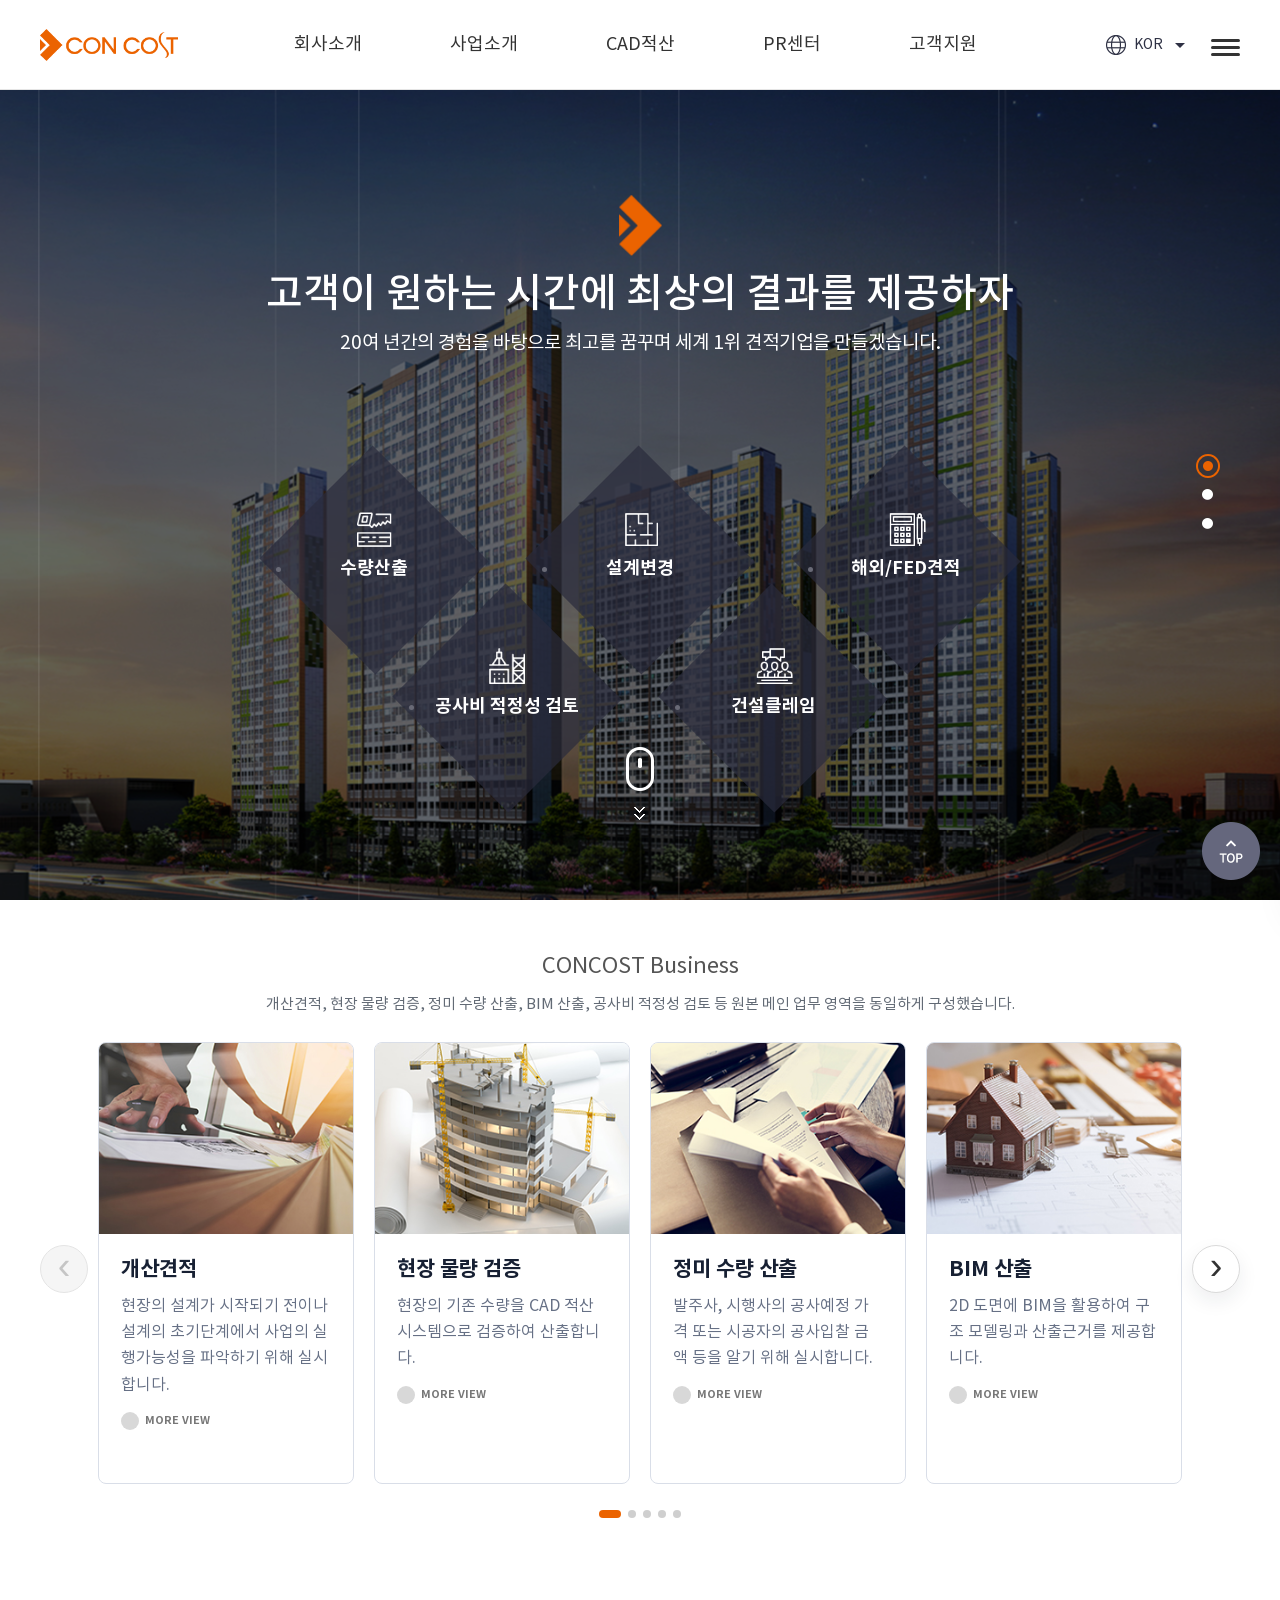
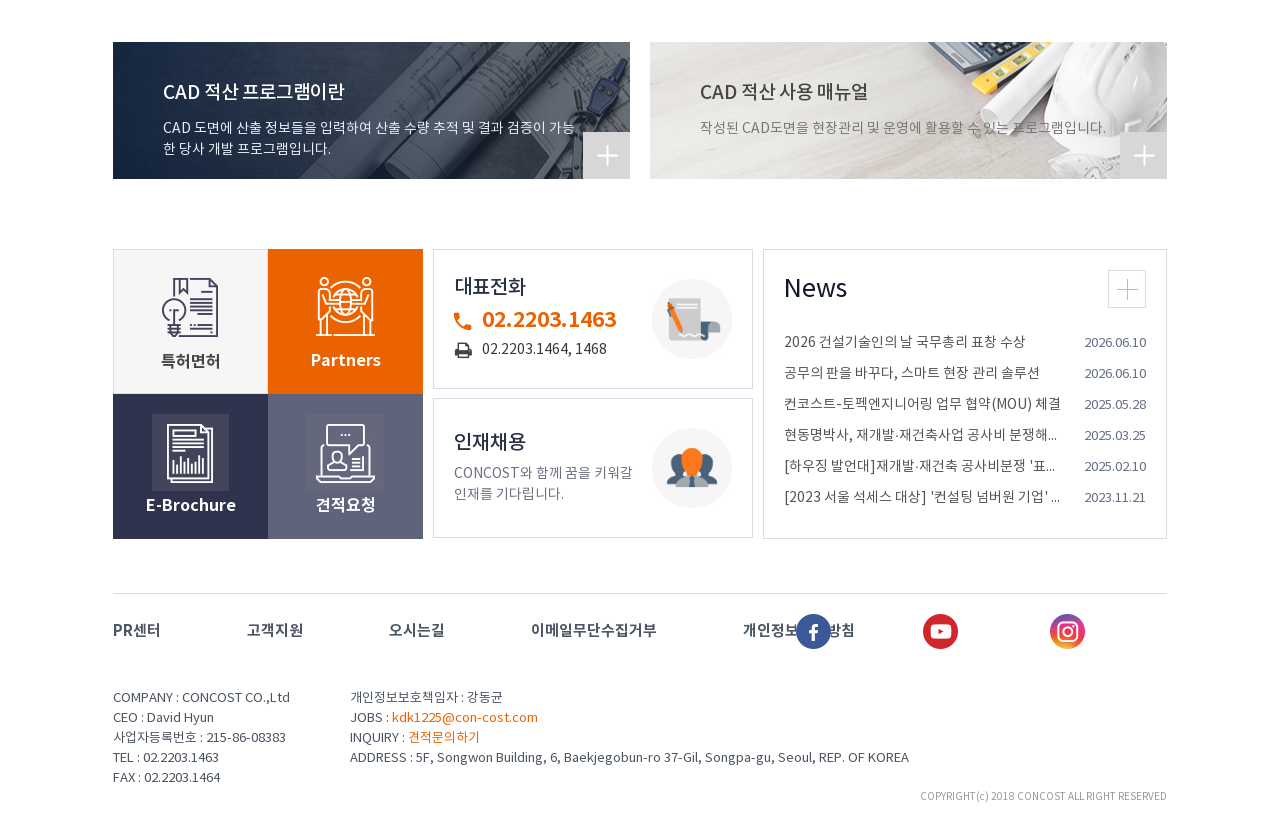
<file: index.html>
<!doctype html>
<html lang="ko">
  <head>
    <meta charset="utf-8">
    <meta name="viewport" content="width=device-width, initial-scale=1">
    <title>CON COST</title>
    <meta name="description" content="공사비 컨설팅, 수량산출, 개산견적, 현장물량검증 전문 기업 CONCOST 웹사이트 복제본">
    <meta property="og:type" content="website">
    <meta property="og:title" content="CON COST">
    <meta property="og:description" content="공사비 컨설팅, 수량산출, CAD 적산, 견적요청">
    <meta property="og:image" content="images/main/visual0.jpg">
    <link rel="stylesheet" href="styles.css?v=20260617-4">
  </head>
  <body>
    <div id="app"></div>
    <script src="app.js?v=20260617-4"></script>
  </body>
</html>
</file>
<file: styles.css>
:root {
  --ink: #172033;
  --muted: #667085;
  --line: #d9dee8;
  --soft: #f5f7fb;
  --panel: #ffffff;
  --brand: #1c4d92;
  --brand-dark: #102f5e;
  --accent: #c92835;
  --green: #287c5b;
  --gold: #b27a28;
  --shadow: 0 16px 40px rgba(23, 32, 51, 0.12);
  --radius: 8px;
  font-family: noto, "Noto Sans KR", "Malgun Gothic", Arial, sans-serif;
}

@font-face {
  font-family: noto;
  src: url("./font/notokr-regular.woff") format("woff");
  font-weight: 400;
}

@font-face {
  font-family: noto;
  src: url("./font/notokr-light.woff") format("woff");
  font-weight: 100;
}

@font-face {
  font-family: noto;
  src: url("./font/notokr-demilight.woff") format("woff");
  font-weight: 200;
}

@font-face {
  font-family: noto;
  src: url("./font/notokr-medium.woff") format("woff");
  font-weight: 300;
}

@font-face {
  font-family: noto;
  src: url("./font/notokr-bold.woff") format("woff");
  font-weight: 600;
}

* {
  box-sizing: border-box;
}

html {
  scroll-behavior: smooth;
}

body {
  margin: 0;
  color: var(--ink);
  background: #ffffff;
}

body.drawer-open {
  overflow: hidden;
}

a {
  color: inherit;
  text-decoration: none;
}

button,
input,
select,
textarea {
  font: inherit;
}

button {
  cursor: pointer;
}

.site-header {
  position: sticky;
  top: 0;
  z-index: 30;
  background: rgba(255, 255, 255, 0.96);
  border-bottom: 1px solid rgba(217, 222, 232, 0.85);
  backdrop-filter: blur(10px);
}

.topbar {
  display: flex;
  align-items: center;
  justify-content: space-between;
  gap: 20px;
  max-width: 1200px;
  min-height: 78px;
  margin: 0 auto;
  padding: 0 24px;
}

.brand {
  display: inline-flex;
  align-items: center;
  gap: 12px;
  min-width: 170px;
}

.brand-mark {
  display: grid;
  width: 46px;
  height: 46px;
  place-items: center;
  color: #fff;
  font-weight: 900;
  background: linear-gradient(135deg, var(--brand), var(--accent));
  border-radius: 8px;
}

.brand strong {
  display: block;
  font-size: 18px;
  letter-spacing: 0;
}

.brand span {
  display: block;
  margin-top: 2px;
  color: var(--muted);
  font-size: 12px;
}

.desktop-nav {
  display: flex;
  align-self: stretch;
  margin-left: auto;
}

.nav-item {
  position: relative;
  display: flex;
  align-items: center;
}

.nav-link {
  display: flex;
  align-items: center;
  height: 100%;
  padding: 0 17px;
  font-weight: 700;
  color: #232b3d;
  border-bottom: 3px solid transparent;
}

.nav-item:hover .nav-link,
.nav-link.active {
  color: var(--brand);
  border-bottom-color: var(--accent);
}

.dropdown {
  position: absolute;
  top: 78px;
  left: 50%;
  display: none;
  min-width: 220px;
  padding: 10px;
  background: #fff;
  border: 1px solid var(--line);
  border-radius: var(--radius);
  box-shadow: var(--shadow);
  transform: translateX(-50%);
}

.nav-item:hover .dropdown {
  display: block;
}

.dropdown a {
  display: block;
  padding: 11px 12px;
  color: #334155;
  border-radius: 6px;
}

.dropdown a:hover {
  color: var(--brand);
  background: var(--soft);
}

.subgroup {
  margin-top: 8px;
  padding-top: 8px;
  border-top: 1px solid var(--line);
}

.subgroup-title {
  display: block;
  padding: 4px 12px;
  color: var(--muted);
  font-size: 12px;
  font-weight: 800;
}

.header-actions {
  display: flex;
  align-items: center;
  gap: 8px;
}

.lang-toggle,
.menu-button,
.icon-button {
  display: inline-grid;
  min-width: 42px;
  height: 42px;
  place-items: center;
  color: var(--ink);
  background: #fff;
  border: 1px solid var(--line);
  border-radius: 8px;
}

.lang-toggle {
  padding: 0 12px;
  font-size: 12px;
  font-weight: 900;
  text-transform: uppercase;
}

.menu-button {
  display: none;
}

.drawer-backdrop {
  position: fixed;
  inset: 0;
  z-index: 38;
  display: none;
  background: rgba(15, 23, 42, 0.45);
}

.drawer {
  position: fixed;
  top: 0;
  right: 0;
  z-index: 40;
  width: min(88vw, 360px);
  height: 100dvh;
  padding: 22px;
  overflow-y: auto;
  background: #fff;
  box-shadow: var(--shadow);
  transform: translateX(105%);
  transition: transform 0.25s ease;
}

.drawer.open {
  transform: translateX(0);
}

.drawer-backdrop.open {
  display: block;
}

.drawer-head {
  display: flex;
  align-items: center;
  justify-content: space-between;
  margin-bottom: 22px;
}

.drawer-nav details {
  border-bottom: 1px solid var(--line);
}

.drawer-nav summary {
  padding: 15px 0;
  font-weight: 800;
  list-style: none;
  cursor: pointer;
}

.drawer-nav summary::-webkit-details-marker {
  display: none;
}

.drawer-nav a {
  display: block;
  padding: 10px 12px;
  color: #334155;
}

.drawer-group {
  display: block;
  padding: 10px 12px 4px;
  color: var(--brand);
  font-size: 13px;
}

.hero {
  position: relative;
  min-height: clamp(620px, 82vh, 780px);
  color: #fff;
  overflow: hidden;
  background: #111827;
}

.hero-bg {
  position: absolute;
  inset: 0;
  background-position: center;
  background-size: cover;
  transition: opacity 0.35s ease;
}

.hero-bg::after {
  position: absolute;
  inset: 0;
  content: "";
  background:
    linear-gradient(90deg, rgba(10, 20, 40, 0.88), rgba(10, 20, 40, 0.42) 55%, rgba(10, 20, 40, 0.2)),
    linear-gradient(0deg, rgba(10, 20, 40, 0.68), transparent 45%);
}

.hero-inner {
  position: relative;
  z-index: 1;
  max-width: 1200px;
  margin: 0 auto;
  padding: 104px 24px 52px;
}

.eyebrow {
  display: inline-flex;
  align-items: center;
  gap: 8px;
  margin-bottom: 18px;
  color: #dbeafe;
  font-weight: 800;
}

.eyebrow::before {
  width: 36px;
  height: 2px;
  content: "";
  background: var(--accent);
}

.hero h1 {
  max-width: 780px;
  margin: 0 0 18px;
  font-size: clamp(44px, 8vw, 92px);
  line-height: 0.95;
  letter-spacing: 0;
}

.hero p {
  max-width: 660px;
  margin: 0 0 30px;
  color: #e6edf7;
  font-size: clamp(17px, 2.2vw, 22px);
  line-height: 1.65;
}

.hero-actions {
  display: flex;
  flex-wrap: wrap;
  gap: 10px;
  margin-bottom: 48px;
}

.button {
  display: inline-flex;
  align-items: center;
  justify-content: center;
  min-height: 46px;
  padding: 0 18px;
  color: #fff;
  font-weight: 800;
  background: var(--brand);
  border: 1px solid var(--brand);
  border-radius: 8px;
}

.button:hover {
  filter: brightness(1.06);
}

[data-tip] {
  position: relative;
}

[data-tip]::after {
  position: absolute;
  bottom: calc(100% + 10px);
  left: 50%;
  z-index: 200;
  min-width: max-content;
  padding: 7px 10px;
  color: #fff;
  font-size: 12px;
  font-weight: 400;
  line-height: 1;
  white-space: nowrap;
  pointer-events: none;
  content: attr(data-tip);
  background: rgba(33, 36, 49, 0.94);
  border-radius: 4px;
  opacity: 0;
  transform: translate(-50%, 5px);
  transition: opacity 0.15s ease, transform 0.15s ease;
}

[data-tip]:hover::after,
[data-tip]:focus-visible::after {
  opacity: 1;
  transform: translate(-50%, 0);
}

.button.secondary {
  color: #fff;
  background: rgba(255, 255, 255, 0.12);
  border-color: rgba(255, 255, 255, 0.45);
}

.button.ghost {
  color: var(--brand);
  background: #fff;
  border-color: var(--line);
}

.quick-grid {
  display: grid;
  grid-template-columns: repeat(5, minmax(130px, 1fr));
  gap: 1px;
  max-width: 1040px;
  background: rgba(255, 255, 255, 0.32);
  border: 1px solid rgba(255, 255, 255, 0.32);
}

.quick-card {
  min-height: 168px;
  padding: 26px 20px;
  background: rgba(11, 31, 61, 0.78);
  transition: background 0.2s ease, transform 0.2s ease;
}

.quick-card:hover {
  background: rgba(201, 40, 53, 0.84);
  transform: translateY(-3px);
}

.quick-card strong {
  display: block;
  margin-bottom: 10px;
  font-size: 19px;
}

.quick-card span {
  color: #dbeafe;
  font-size: 14px;
  line-height: 1.55;
}

.section {
  padding: 78px 24px;
}

.section.alt {
  background: var(--soft);
}

.container {
  max-width: 1200px;
  margin: 0 auto;
}

.section-head {
  display: flex;
  align-items: end;
  justify-content: space-between;
  gap: 20px;
  margin-bottom: 30px;
}

.section-head h2,
.sub-title h1 {
  margin: 0;
  font-size: clamp(30px, 4vw, 48px);
  letter-spacing: 0;
}

.section-head p,
.sub-title p {
  max-width: 640px;
  margin: 10px 0 0;
  color: var(--muted);
  line-height: 1.7;
}

.business-rail {
  position: relative;
  overflow: hidden;
  padding: 2px;
}

.business-section {
  padding-top: 54px;
}

.business-section .container {
  position: relative;
}

.business-head {
  margin-bottom: 22px;
  text-align: center;
}

.business-head h2 {
  margin: 0;
  color: #555;
  font-size: 22px;
  font-weight: 400;
  line-height: 1.2;
}

.business-head p {
  max-width: 760px;
  margin: 12px auto 0;
  color: #626a75;
  font-size: 15px;
  line-height: 1.7;
}

.business-stage {
  position: relative;
  padding: 0 56px;
}

.business-track {
  --business-offset: 0px;
  display: grid;
  grid-auto-columns: calc((100% - 60px) / 4);
  grid-auto-flow: column;
  gap: 20px;
  overflow: visible;
  padding-bottom: 12px;
  transform: translate3d(calc(var(--business-offset) * -1), 0, 0);
  transition: transform 0.42s cubic-bezier(0.2, 0.8, 0.2, 1);
  will-change: transform;
}

.business-controls {
  position: absolute;
  inset: 0;
  z-index: 5;
  display: flex;
  align-items: center;
  justify-content: space-between;
  pointer-events: none;
}

.carousel-button {
  position: relative;
  display: grid;
  width: 48px;
  height: 48px;
  place-items: center;
  color: #333;
  font-size: 38px;
  font-weight: 100;
  line-height: 1;
  background: #fff;
  border: 1px solid #d9d9d9;
  border-radius: 50%;
  box-shadow: 0 8px 20px rgba(30, 39, 54, 0.08);
  pointer-events: auto;
  transition: transform 0.16s ease, border-color 0.16s ease, color 0.16s ease, box-shadow 0.16s ease;
}

.carousel-button:hover {
  color: #eb6300;
  border-color: #eb6300;
  box-shadow: 0 12px 24px rgba(235, 99, 0, 0.18);
  transform: translateY(-2px);
}

.carousel-button:active {
  transform: translateY(1px) scale(0.94);
}

.carousel-button:disabled {
  color: #c5c5c5;
  pointer-events: none;
  background: #f5f5f5;
  border-color: #e4e4e4;
  box-shadow: none;
}

.business-dots {
  display: flex;
  align-items: center;
  justify-content: center;
  gap: 7px;
  margin-top: 12px;
}

.business-dots button {
  width: 8px;
  height: 8px;
  padding: 0;
  background: #cfcfcf;
  border: 0;
  border-radius: 50%;
  transition: width 0.18s ease, background 0.18s ease;
}

.business-dots button.active {
  width: 22px;
  background: #eb6300;
  border-radius: 999px;
}

.service-card,
.info-card,
.board-card,
.download-card {
  background: #fff;
  border: 1px solid var(--line);
  border-radius: var(--radius);
  overflow: hidden;
}

.service-card {
  position: relative;
  min-width: 0;
  transition: transform 0.22s ease, border-color 0.22s ease, box-shadow 0.22s ease;
  will-change: transform;
}

.service-card:hover {
  border-color: rgba(235, 99, 0, 0.55);
  box-shadow: 0 18px 34px rgba(30, 39, 54, 0.13);
  transform: translateY(-8px);
}

.service-card[data-tip]::after {
  top: 14px;
  right: 14px;
  bottom: auto;
  left: auto;
  transform: translateY(5px);
}

.service-card[data-tip]:hover::after,
.service-card[data-tip]:focus-visible::after {
  transform: translateY(0);
}

.service-card img {
  width: 100%;
  aspect-ratio: 4 / 3;
  object-fit: cover;
  display: block;
  transition: transform 0.3s ease, filter 0.3s ease;
}

.service-card:hover img {
  filter: saturate(1.08);
  transform: scale(1.04);
}

.service-card .body,
.info-card,
.board-card,
.download-card {
  padding: 22px;
}

.service-card h3,
.info-card h3,
.board-card h3,
.download-card h3 {
  margin: 0 0 10px;
  font-size: 21px;
}

.service-card p,
.info-card p,
.board-card p,
.download-card p {
  margin: 0;
  color: var(--muted);
  line-height: 1.65;
}

.more-view {
  display: inline-flex;
  align-items: center;
  gap: 6px;
  margin-top: 14px;
  color: #777;
  font-size: 11px;
  font-weight: 600;
}

.more-view::before {
  display: inline-block;
  width: 18px;
  height: 18px;
  content: "";
  background: #d8d8d8;
  border-radius: 50%;
  transition: background 0.2s ease, transform 0.2s ease;
}

.service-card:hover .more-view {
  color: #eb6300;
}

.service-card:hover .more-view::before {
  background: #eb6300;
  transform: translateX(3px);
}

.home-lower {
  padding: 46px 0 54px;
  background: #fff;
}

.lower-container {
  max-width: 1054px;
}

.banner-pair {
  display: grid;
  grid-template-columns: repeat(2, 1fr);
  gap: 20px;
  margin-bottom: 70px;
}

.feature-banner {
  position: relative;
  height: 137px;
  min-height: 137px;
  padding: 40px 50px;
  overflow: hidden;
  color: #fff;
  background-position: center;
  background-size: cover;
}

.feature-banner::before {
  position: absolute;
  inset: 0;
  content: "";
  background: linear-gradient(90deg, rgba(11, 31, 61, 0.84), rgba(11, 31, 61, 0.24));
}

.feature-banner:nth-child(2)::before {
  background: none;
}

.feature-banner > * {
  position: relative;
  z-index: 1;
}

.feature-banner {
  transition: transform 0.22s ease, box-shadow 0.22s ease, background-size 0.35s ease;
}

.feature-banner:hover {
  box-shadow: 0 18px 34px rgba(30, 39, 54, 0.16);
  transform: translateY(-4px);
}

.feature-banner::after {
  position: absolute;
  right: 0;
  bottom: 0;
  width: 47px;
  height: 47px;
  color: #fff;
  font-size: 0;
  line-height: 47px;
  text-align: center;
  content: "";
  background: #d7d7d7 url("./images/main/banner-more.png") no-repeat center;
  transition: background 0.2s ease, transform 0.2s ease;
}

.feature-banner:hover::after {
  background: #eb6300;
  transform: scale(1.08);
}

.feature-banner h3 {
  max-width: 420px;
  margin: 0 0 10px;
  font-size: 19px;
  font-weight: 300;
  line-height: 1.2;
}

.feature-banner p {
  max-width: 430px;
  color: #e7eef8;
  font-size: 14px;
  line-height: 21px;
}

.feature-banner:nth-child(2) h3 {
  color: #444;
}

.feature-banner:nth-child(2) p {
  color: #777;
}

.lower-grid {
  display: grid;
  grid-template-columns: 310px 320px 404px;
  gap: 10px;
  align-items: stretch;
}

.gateway {
  display: grid;
  grid-template-columns: repeat(2, 1fr);
  gap: 0;
  min-height: 290px;
  border: 0;
}

.gate-link {
  display: grid;
  height: 145px;
  align-items: center;
  justify-items: center;
  align-content: start;
  gap: 5px;
  padding: 20px 10px 0;
  color: #273045;
  background: #fff;
  border: 0;
  border-radius: 0;
  transition: transform 0.18s ease, border-color 0.18s ease, box-shadow 0.18s ease;
}

.gate-link.accent {
  color: #fff;
  background: #eb6300;
}

.gate-link.dark {
  color: #fff;
  background: #30334d;
}

.gate-link.slate {
  color: #fff;
  background: #60647a;
}

.gate-link:hover {
  z-index: 1;
  box-shadow: 0 10px 22px rgba(34, 43, 63, 0.16);
  transform: translateY(-2px);
}

.gate-icon {
  display: grid;
  width: 34px;
  height: 34px;
  place-items: center;
  color: inherit;
  font-size: 13px;
  font-weight: 900;
  border: 1px solid currentColor;
  border-radius: 4px;
}

.gate-link strong {
  font-size: 16px;
  font-weight: 600;
  text-align: center;
}

.gate-link img {
  display: block;
  max-height: 82px;
  margin: 0 auto;
}

.gate-link:first-child {
  color: #444;
  background: #f6f6f6;
  border: 1px solid #ddd;
}

.latest-grid {
  display: grid;
  grid-template-columns: 1.2fr 0.8fr;
  gap: 24px;
}

.news-list {
  margin: 0;
  padding: 0;
  list-style: none;
}

.news-list li {
  position: relative;
  display: block;
  min-height: 31px;
  padding: 0 80px 0 0;
  border-bottom: 0;
}

.news-list a {
  display: block;
  overflow: hidden;
  color: #555;
  font-size: 14px;
  font-weight: 400;
  line-height: 31px;
  text-overflow: ellipsis;
  white-space: nowrap;
}

.news-list time {
  position: absolute;
  top: 0;
  right: 0;
  color: var(--muted);
  font-size: 13px;
  line-height: 31px;
  white-space: nowrap;
}

.contact-box {
  display: grid;
  gap: 8px;
}

.contact-panel {
  position: relative;
  height: 140px;
  min-height: 140px;
  padding: 25px 20px;
  color: #273045;
  background: #fff;
  border: 1px solid #d8dce5;
  border-radius: 0;
}

.contact-panel strong {
  display: block;
  margin-bottom: 8px;
  font-size: 20px;
  font-weight: 300;
}

.contact-panel .tel {
  color: #eb6300;
  padding-left: 28px;
  font-size: 21px;
  font-weight: 600;
  line-height: 23px;
  background: url("./images/main/icon-tel.jpg") no-repeat 0 center;
}

.contact-panel .fax {
  margin-top: 8px;
  padding-left: 28px;
  color: #373737;
  font-size: 14px;
  line-height: 20px;
  background: url("./images/main/icon-fax.jpg") no-repeat 0 center;
}

.contact-panel img,
.recruit-panel img {
  position: absolute;
  top: 50%;
  right: 20px;
  height: 80px;
  margin-top: -40px;
}

.recruit-panel {
  position: relative;
  display: block;
  height: 140px;
  min-height: 140px;
  align-content: center;
  padding: 25px 20px;
  color: #273045;
  background: #fff;
  border: 1px solid #d8dce5;
}

.recruit-panel strong {
  display: block;
  margin-bottom: 8px;
  font-size: 20px;
  font-weight: 300;
}

.recruit-panel span {
  color: #6b7280;
  font-size: 14px;
  line-height: 1.5;
}

.news-card {
  height: 290px;
  min-height: 290px;
  padding: 20px;
  border: 1px solid #d8dce5;
  border-radius: 0;
  box-shadow: none;
}

.news-head {
  display: flex;
  align-items: center;
  justify-content: space-between;
  margin-bottom: 20px;
}

.news-head h2 {
  margin: 0;
  color: #111827;
  font-size: 25px;
  font-weight: 400;
  line-height: 1;
}

.news-more {
  display: grid;
  width: 38px;
  height: 38px;
  place-items: center;
  color: transparent;
  font-size: 0;
  line-height: 1;
  border: 0;
  background: url("./images/main/lat-more.jpg") no-repeat center;
}

.sub-hero {
  color: #fff;
  background:
    linear-gradient(90deg, rgba(16, 47, 94, 0.9), rgba(16, 47, 94, 0.45)),
    var(--sub-image, url("./images/sub/sub-visual1.jpg")) center / cover;
}

.sub-hero .container {
  min-height: 270px;
  display: flex;
  flex-direction: column;
  justify-content: center;
  padding: 46px 24px;
}

.breadcrumb {
  display: flex;
  flex-wrap: wrap;
  gap: 8px;
  margin-bottom: 22px;
  color: #dbeafe;
  font-size: 14px;
}

.breadcrumb span::after {
  content: "/";
  margin-left: 8px;
  opacity: 0.55;
}

.breadcrumb span:last-child::after {
  display: none;
}

.sub-title h1 {
  color: #fff;
}

.sub-header {
  background: #eb6300;
}

.sub-header::after {
  background: rgba(0, 0, 0, 0.1);
}

.sub-header .brand {
  width: 140px;
  background: url("./images/layout/logo2.png") no-repeat 0 0;
}

.sub-header .brand-logo {
  opacity: 0;
}

.sub-header .nav-link {
  color: #f9b98a;
}

.sub-header .nav-item:hover .nav-link,
.sub-header .nav-item.is-active .nav-link,
.sub-header .nav-link.active {
  color: #fff;
}

.sub-header .lang-toggle {
  color: #fff;
  background:
    url("./images/layout/hd-lan-ico2.png") no-repeat 0 center,
    url("./images/layout/hd-lan-spr2.png") no-repeat right center;
}

.sub-header .menu-button span {
  background: #fff;
}

.sub-navi {
  border-bottom: 1px solid #ddd;
  background: #fff;
}

.sub-navi-inner {
  width: 1054px;
  margin: 0 auto;
  font-size: 0;
}

.sub-navi span {
  position: relative;
  display: inline-block;
  vertical-align: top;
  border-right: 1px solid #ddd;
  box-sizing: border-box;
}

.sub-navi span.home {
  width: 60px;
  height: 50px;
  line-height: 50px;
  font-size: 0;
  border-left: 1px solid #ddd;
  background: #fff url("./images/layout/navi-home.png") no-repeat 50% 50%;
}

.sub-navi span.home a {
  display: block;
  height: 100%;
}

.sub-navi button {
  min-width: 220px;
  height: 50px;
  padding: 0 55px 0 25px;
  color: #333;
  font-size: 16px;
  line-height: 50px;
  text-align: left;
  background: #fff url("./images/layout/navi-arrow.png") no-repeat 90% 50%;
  border: 0;
  border-radius: 0;
  box-sizing: border-box;
}

.sub-navi ul {
  position: absolute;
  top: 50px;
  left: 0;
  z-index: 90;
  display: none;
  width: 100%;
  background: #eee;
  border-bottom: 2px solid #e55600;
}

.sub-navi .dep:hover ul,
.sub-navi .dep:focus-within ul {
  display: block;
}

.sub-navi li a {
  display: block;
  padding: 13px 25px;
  color: #333;
  font-size: 16px;
  text-decoration: none;
  border-top: 1px solid #ccc;
}

.sub-navi li.active a,
.sub-navi li a:hover {
  color: #fff;
  background: #eb6300;
}

.sub-visual {
  position: relative;
  height: 280px;
  overflow: hidden;
  text-align: center;
}

.sub-visual img {
  position: absolute;
  top: 0;
  left: 50%;
  z-index: -1;
  margin-left: -960px;
}

.sub-content {
  position: relative;
  width: 1054px;
  margin: 70px auto 120px;
}

.sub-page-title {
  position: relative;
  padding-bottom: 20px;
  margin-bottom: 50px;
  border-bottom: 1px solid #ddd;
}

.sub-page-title h3 {
  margin: 10px 0 0;
  color: #444;
  font-size: 35px;
  font-weight: 300;
  letter-spacing: 0;
  text-align: center;
}

.aboutus {
  position: relative;
  min-height: 580px;
  padding-right: 270px;
}

.aboutus h3 {
  margin: 0 0 25px;
  color: #333;
  font-size: 32px;
  font-weight: 400;
  line-height: 48px;
  letter-spacing: 0;
}

.aboutus p {
  margin: 0 0 20px;
  color: #666;
  font-size: 17px;
  line-height: 33px;
  letter-spacing: 0;
}

.aboutus p strong {
  color: #000;
  font-size: 17px;
  font-weight: 300;
  line-height: 33px;
}

.aboutus p span {
  color: #e76212;
  font-size: 17px;
  font-weight: 300;
  line-height: 33px;
}

.aboutus .sign {
  display: block;
  margin-top: 25px;
}

.aboutus .sign img {
  display: block;
}

.sub-title p {
  color: #e6edf7;
}

.tabs {
  display: flex;
  flex-wrap: wrap;
  gap: 8px;
  margin-bottom: 28px;
}

.tab {
  padding: 10px 14px;
  color: #475569;
  background: #fff;
  border: 1px solid var(--line);
  border-radius: 8px;
}

.tab.active {
  color: #fff;
  background: var(--brand);
  border-color: var(--brand);
}

.grid-2,
.grid-3 {
  display: grid;
  gap: 18px;
}

.grid-2 {
  grid-template-columns: repeat(2, minmax(0, 1fr));
}

.grid-3 {
  grid-template-columns: repeat(3, minmax(0, 1fr));
}

.timeline {
  display: grid;
  gap: 14px;
  margin: 0;
  padding: 0;
  list-style: none;
}

.timeline li {
  display: grid;
  grid-template-columns: 90px 1fr;
  gap: 18px;
  padding: 18px;
  background: #fff;
  border: 1px solid var(--line);
  border-radius: var(--radius);
}

.timeline strong {
  color: var(--brand);
}

.org-chart {
  display: grid;
  grid-template-columns: repeat(4, 1fr);
  gap: 14px;
}

.org-node {
  padding: 20px;
  text-align: center;
  background: #fff;
  border: 1px solid var(--line);
  border-radius: var(--radius);
}

.org-node.primary {
  grid-column: 1 / -1;
  color: #fff;
  background: var(--brand-dark);
}

.map-panel {
  display: grid;
  min-height: 280px;
  place-items: center;
  color: #fff;
  text-align: center;
  background:
    linear-gradient(135deg, rgba(28, 77, 146, 0.9), rgba(40, 124, 91, 0.78)),
    url("./images/main/visual2.jpg") center / cover;
  border-radius: var(--radius);
}

.cad-feature {
  text-align: center;
}

.cad-feature img {
  max-width: 100%;
  height: 92px;
  object-fit: contain;
  margin-bottom: 14px;
}

.cad-feature .badge {
  display: inline-grid;
  width: 72px;
  height: 72px;
  margin-bottom: 14px;
  place-items: center;
  color: #fff;
  font-weight: 900;
  background: var(--green);
  border-radius: 8px;
}

.board-tools {
  display: flex;
  align-items: center;
  justify-content: space-between;
  gap: 14px;
  margin-bottom: 18px;
}

.search-box {
  display: flex;
  gap: 8px;
  width: min(100%, 520px);
}

.search-box select,
.search-box input,
.form-grid input,
.form-grid select,
.form-grid textarea {
  min-height: 44px;
  width: 100%;
  padding: 10px 12px;
  color: var(--ink);
  background: #fff;
  border: 1px solid var(--line);
  border-radius: 8px;
}

.search-box button {
  min-width: 76px;
  color: #fff;
  background: var(--brand);
  border: 0;
  border-radius: 8px;
}

.board-table {
  width: 100%;
  border-collapse: collapse;
  background: #fff;
  border-top: 2px solid var(--brand-dark);
}

.board-table th,
.board-table td {
  padding: 15px 12px;
  text-align: center;
  border-bottom: 1px solid var(--line);
}

.board-table th {
  color: #334155;
  background: #f8fafc;
}

.board-table td.title {
  text-align: left;
  font-weight: 700;
}

.board-table tr:hover td {
  background: #fbfdff;
}

.pagination {
  display: flex;
  justify-content: center;
  gap: 6px;
  margin-top: 22px;
}

.pagination button {
  min-width: 40px;
  height: 40px;
  background: #fff;
  border: 1px solid var(--line);
  border-radius: 8px;
}

.pagination button.active {
  color: #fff;
  background: var(--brand);
  border-color: var(--brand);
}

.detail-head {
  padding-bottom: 18px;
  border-bottom: 1px solid var(--line);
}

.detail-head h2 {
  margin: 0 0 12px;
  font-size: clamp(26px, 4vw, 38px);
}

.detail-meta {
  display: flex;
  flex-wrap: wrap;
  gap: 12px;
  color: var(--muted);
}

.detail-body {
  padding: 30px 0;
  color: #334155;
  line-height: 1.9;
}

.privacy-box {
  max-height: 210px;
  overflow: auto;
  padding: 18px;
  color: #475569;
  line-height: 1.75;
  background: #f8fafc;
  border: 1px solid var(--line);
  border-radius: var(--radius);
}

.form-grid {
  display: grid;
  grid-template-columns: 150px 1fr;
  gap: 12px 18px;
  align-items: center;
  margin-top: 18px;
}

.form-grid label {
  font-weight: 800;
}

.form-grid textarea {
  min-height: 160px;
  resize: vertical;
}

.field-row {
  display: grid;
  grid-template-columns: 1fr auto 1fr minmax(120px, 160px);
  gap: 8px;
  align-items: center;
}

.phone-row {
  display: grid;
  grid-template-columns: 1fr auto 1fr auto 1fr;
  gap: 8px;
  align-items: center;
}

.agree-line {
  display: flex;
  gap: 8px;
  align-items: center;
  margin-top: 12px;
  font-weight: 700;
}

.form-message {
  margin-top: 16px;
  padding: 14px;
  border-radius: var(--radius);
  display: none;
}

.form-message.ok {
  display: block;
  color: #14532d;
  background: #dcfce7;
}

.form-message.error {
  display: block;
  color: #7f1d1d;
  background: #fee2e2;
}

.site-footer {
  color: #4b5563;
  background: #fff;
}

.footer-links {
  position: relative;
  max-width: 1054px;
  margin: 0 auto;
  border-top: 1px solid #d7dbe3;
  border-bottom: 0;
}

.footer-links .container,
.footer-body {
  display: flex;
  flex-wrap: wrap;
  align-items: center;
  justify-content: space-between;
  gap: 18px;
}

.footer-links .container {
  width: 100%;
  max-width: none;
  padding: 0;
}

.footer-links a {
  margin-right: 82px;
  color: #4b5563;
  font-size: 15px;
  font-weight: 600;
  line-height: 75px;
}

.footer-body {
  position: relative;
  display: block;
  max-width: 1054px;
  margin: 0 auto;
  padding: 20px 0 45px;
  color: #4b5563;
  font-size: 13px;
}

.footer-body address {
  display: flex;
  gap: 60px;
  font-style: normal;
  line-height: 20px;
}

.footer-body a {
  color: #eb6300;
}

.footer-body > div:last-child {
  position: absolute;
  right: 0;
  bottom: 30px;
  color: #999;
  font-size: 10px;
}

.sns {
  position: absolute;
  top: 20px;
  right: 0;
  display: flex;
  gap: 10px;
}

.sns a {
  display: block;
}

.sns img {
  display: block;
}

.gotop {
  position: fixed;
  right: 20px;
  bottom: 20px;
  z-index: 25;
  display: grid;
  width: 46px;
  height: 46px;
  place-items: center;
  color: #fff;
  background: var(--accent);
  border: 0;
  border-radius: 8px;
  box-shadow: var(--shadow);
}

.empty {
  padding: 34px;
  color: var(--muted);
  text-align: center;
  background: #fff;
  border: 1px solid var(--line);
  border-radius: var(--radius);
}

.asset-page-image {
  display: block;
  width: 100%;
  max-width: 100%;
  border: 1px solid var(--line);
  border-radius: var(--radius);
  background: #fff;
}

.asset-page-image.wide {
  margin-bottom: 22px;
}

.sign-image {
  display: block;
  width: 140px;
  margin-top: 24px;
  margin-left: auto;
}

.origin-list {
  margin: 12px 0 0;
  padding-left: 20px;
  color: #475569;
  line-height: 1.85;
}

.block-title {
  margin: 34px 0 16px;
  font-size: 24px;
}

.business-detail {
  display: grid;
  grid-template-columns: minmax(0, 1.05fr) minmax(320px, 0.95fr);
  gap: 22px;
  align-items: start;
}

.detail-media {
  display: grid;
  gap: 12px;
}

.detail-media img {
  width: 100%;
  border: 1px solid var(--line);
  border-radius: var(--radius);
  background: #fff;
}

.result-grid,
.certificate-grid {
  display: grid;
  grid-template-columns: repeat(3, minmax(0, 1fr));
  gap: 14px;
}

.result-card {
  display: grid;
  gap: 8px;
  min-height: 150px;
  padding: 20px;
  background: #fff;
  border: 1px solid var(--line);
  border-radius: var(--radius);
}

.result-card strong {
  font-size: 18px;
}

.result-card span {
  color: var(--muted);
}

@media (max-width: 980px) {
  .desktop-nav {
    display: none;
  }

  .menu-button {
    display: inline-grid;
  }

  .hero {
    min-height: auto;
  }

  .quick-grid,
  .gateway,
  .grid-3,
  .org-chart {
    grid-template-columns: repeat(2, 1fr);
  }

  .business-track {
    grid-auto-columns: calc((100% - 20px) / 2);
  }

  .business-stage {
    padding: 0 48px;
  }

  .latest-grid,
  .banner-pair,
  .grid-2,
  .business-detail {
    grid-template-columns: 1fr;
  }

  .lower-grid {
    grid-template-columns: 1fr;
    gap: 14px;
  }

  .gateway {
    grid-template-columns: repeat(4, 1fr);
    min-height: auto;
  }

  .gate-link {
    min-height: 92px;
  }

  .footer-links,
  .footer-body,
  .lower-container {
    max-width: calc(100vw - 36px);
  }

  .result-grid,
  .certificate-grid {
    grid-template-columns: repeat(2, minmax(0, 1fr));
  }
}

@media (max-width: 680px) {
  .topbar {
    min-height: 68px;
    padding: 0 16px;
  }

  .brand span {
    display: none;
  }

  .hero-inner {
    padding: 74px 18px 34px;
  }

  .quick-grid,
  .gateway,
  .grid-3,
  .org-chart,
  .result-grid,
  .certificate-grid {
    grid-template-columns: 1fr;
  }

  .quick-card {
    min-height: 120px;
  }

  .section {
    padding: 54px 18px;
  }

  .home-lower {
    padding: 34px 18px 42px;
  }

  .section-head,
  .board-tools {
    align-items: stretch;
    flex-direction: column;
  }

  .business-track {
    grid-auto-columns: 85%;
  }

  .banner-pair,
  .lower-grid {
    grid-template-columns: 1fr;
  }

  .gateway {
    grid-template-columns: repeat(2, 1fr);
  }

  .feature-banner {
    min-height: 118px;
    padding: 24px;
  }

  .footer-links .container,
  .footer-body {
    align-items: flex-start;
    flex-direction: column;
    padding-right: 0;
    padding-left: 0;
  }

  .footer-links a {
    display: inline-block;
    margin-right: 16px;
    margin-bottom: 8px;
  }

  .business-stage {
    padding: 0 36px;
  }

  .carousel-button {
    width: 40px;
    height: 40px;
    font-size: 30px;
  }

  .business-head h2 {
    font-size: 20px;
  }

  .sub-hero .container {
    min-height: 220px;
    padding: 34px 18px;
  }

  .board-table thead {
    display: none;
  }

  .board-table,
  .board-table tbody,
  .board-table tr,
  .board-table td {
    display: block;
    width: 100%;
  }

  .board-table tr {
    border-bottom: 1px solid var(--line);
  }

  .board-table td {
    display: flex;
    justify-content: space-between;
    gap: 14px;
    border-bottom: 0;
    text-align: right;
  }

  .board-table td::before {
    content: attr(data-label);
    color: var(--muted);
    font-weight: 800;
  }

  .board-table td.title {
    text-align: right;
  }

  .search-box,
  .field-row,
  .phone-row,
  .form-grid {
    grid-template-columns: 1fr;
  }

  .field-row span,
  .phone-row span {
    display: none;
  }

  .form-grid label {
    margin-top: 8px;
  }
}

/* Original CONCOST header and main visual alignment */
body,
button,
input,
select,
textarea {
  font-family: noto, dotum, gullim, Tahoma, Arial, Helvetica, sans-serif;
}

.site-header {
  position: relative;
  z-index: 80;
  height: 90px;
  background: #fff;
  border-bottom: 1px solid rgba(0, 0, 0, 0.1);
  backdrop-filter: none;
}

.topbar {
  position: relative;
  width: 1200px;
  max-width: none;
  height: 90px;
  min-height: 90px;
  margin: 0 auto;
  padding: 0;
}

.brand {
  position: absolute;
  top: 29px;
  left: 0;
  display: block;
  min-width: 0;
  height: 32px;
  line-height: 0;
}

.brand-logo {
  display: block;
  width: auto;
  height: 32px;
}

.desktop-nav {
  position: absolute;
  top: 0;
  left: 210px;
  display: flex;
  align-self: auto;
  height: 90px;
  margin-left: 0;
}

.nav-item {
  display: inline-block;
}

.nav-link {
  height: 90px;
  padding: 0 44px;
  color: #333;
  font-size: 18px;
  font-weight: 400;
  line-height: 90px;
  border-bottom: 0;
}

.nav-item:hover .nav-link,
.nav-item.is-active .nav-link,
.nav-link.active {
  color: #eb6300;
  border-bottom: 0;
}

.dropdown {
  display: none !important;
}

.header-actions {
  position: absolute;
  top: 25px;
  right: 0;
  gap: 26px;
}

.lang-toggle {
  min-width: 79px;
  height: 40px;
  padding: 0 22px 0 28px;
  color: #2e3144;
  font-size: 14px;
  font-weight: 400;
  line-height: 40px;
  text-transform: uppercase;
  background:
    url("./images/layout/hd-lan-ico.png") no-repeat 0 center,
    url("./images/layout/hd-lan-spr.png") no-repeat right center;
  border: 0;
  border-radius: 0;
}

.menu-button {
  display: grid;
  width: 29px;
  min-width: 29px;
  height: 21px;
  margin-top: 9px;
  padding: 0;
  place-items: stretch;
  background: none;
  border: 0;
  border-radius: 0;
}

.menu-button span {
  display: block;
  width: 29px;
  height: 3px;
  background: #333;
  border-radius: 2px;
  transition: background 0.16s ease, transform 0.16s ease;
}

.menu-button.active span { background: #333; }

.menu-button:hover span {
  background: #eb6300;
}

.mega-menu {
  position: absolute;
  top: 90px;
  left: 0;
  z-index: 91;
  display: block;
  width: 100%;
  background: #fff;
  border-top: 1px solid #ddd;
  border-bottom: 3px solid #42445b;
  opacity: 0;
  pointer-events: none;
  transform: translateY(-8px);
  transition: opacity 0.18s ease, transform 0.18s ease, visibility 0.18s ease;
  visibility: hidden;
}

.mega-menu.open {
  opacity: 1;
  pointer-events: auto;
  transform: translateY(0);
  visibility: visible;
}

.site-header:hover .mega-menu {
  opacity: 1;
  pointer-events: auto;
  transform: translateY(0);
  visibility: visible;
}

.mega-inner {
  display: grid;
  width: 1200px;
  margin: 0 auto;
  grid-template-columns: repeat(5, 1fr);
  border-right: 1px solid #e8e8e8;
}

.mega-column {
  min-height: 216px;
  padding: 25px 0;
  text-align: center;
  border-left: 1px solid #e8e8e8;
  transition: background 0.18s ease, box-shadow 0.18s ease;
}

.mega-column.is-active,
.mega-column:hover {
  background: #fafafa;
  box-shadow: inset 0 3px 0 #eb6300;
}

.mega-title {
  display: block;
  margin-bottom: 15px;
  color: #eb6300;
  font-size: 18px;
  font-weight: 600;
  text-align: center;
  transition: transform 0.16s ease;
}

.mega-column.is-active .mega-title,
.mega-column:hover .mega-title {
  transform: translateY(-2px);
}

.mega-links a {
  display: block;
  color: #555;
  font-size: 15px;
  line-height: 25px;
  text-align: center;
  transition: color 0.16s ease, transform 0.16s ease;
}

.mega-links a:hover {
  color: #eb6300;
  transform: translateX(3px);
  text-decoration: none;
}

.original-hero {
  position: relative;
  height: calc(100vh - 90px);
  min-height: 620px;
  max-height: 900px;
  overflow: hidden;
  background: #0b1527;
}

.original-hero .hero-bg {
  position: absolute;
  inset: 0;
  background-position: center center;
  background-size: cover;
  transform: scale(1.04);
  transition: transform 0.18s ease-out;
  will-change: transform;
}

.original-hero .hero-bg::after {
  position: absolute;
  inset: 0;
  content: "";
  background: rgba(0, 0, 0, 0.38);
}

.hero-grid-lines {
  position: absolute;
  inset: 0;
  z-index: 1;
  pointer-events: none;
  background-image: linear-gradient(to right, rgba(255, 255, 255, 0.13) 1px, transparent 1px);
  background-size: calc(100% / 4) 100%;
  background-position: 4% 0;
}

.hero-title-block {
  position: absolute;
  top: 105px;
  left: 50%;
  z-index: 3;
  width: min(100%, 1180px);
  max-width: calc(100% - 40px);
  text-align: center;
  transform: translate3d(calc(-50% + (var(--parallax-x, 0px) * -0.25)), calc(var(--parallax-y, 0px) * -0.25), 0);
  transition: transform 0.12s ease-out;
  will-change: transform;
}

.hero-symbol {
  display: block;
  width: 43px;
  height: auto;
  margin: 0 auto;
}

.hero-title-block h1 {
  width: 100%;
  max-width: none;
  margin: 15px auto 0;
  color: #fff;
  font-size: 40px;
  font-weight: 300;
  line-height: 1.2;
  letter-spacing: 0;
  text-align: center;
}

.hero-title-block p {
  width: 100%;
  max-width: none;
  margin: 10px auto 0;
  color: #fff;
  font-size: 19px;
  font-weight: 400;
  line-height: 1.5;
  letter-spacing: 0;
  text-align: center;
}

.visual-menu {
  position: absolute;
  top: 390px;
  left: 50%;
  z-index: 3;
  width: 760px;
  height: 330px;
  margin: 0;
  padding: 0;
  transform: translate3d(calc(-50% + var(--parallax-x, 0px)), var(--parallax-y, 0px), 0);
  transition: transform 0.12s ease-out;
  will-change: transform;
}

.visual-menu li {
  position: absolute;
  width: 164px;
  height: 160px;
  padding-top: 25px;
  text-align: center;
  box-sizing: border-box;
}

.visual-menu .mn1 { left: 32px; top: 0; }
.visual-menu .mn2 { left: 298px; top: 0; }
.visual-menu .mn3 { left: 564px; top: 0; }
.visual-menu .mn4 { left: 165px; top: 138px; }
.visual-menu .mn5 { left: 431px; top: 138px; }

.visual-menu li i {
  position: absolute;
  inset: 0;
  z-index: 1;
  display: block;
  background: rgba(42, 43, 60, 0.7);
  transform: rotate(45deg);
  transition: transform 0.12s ease, background 0.12s ease;
}

.visual-link {
  position: absolute;
  inset: 0;
  z-index: 4;
  transform: rotate(45deg);
}

.visual-icon {
  position: relative;
  z-index: 2;
  display: block;
  max-height: 47px;
  margin: 0 auto;
}

.visual-menu strong {
  position: relative;
  z-index: 2;
  display: block;
  margin-top: 5px;
  padding: 0;
  color: #fff;
  font-size: 18px;
  font-weight: 600;
  line-height: 1.25;
  letter-spacing: 0;
  text-align: center;
  white-space: nowrap;
  box-sizing: border-box;
  transition: margin 0.12s ease, font-size 0.12s ease, line-height 0.12s ease;
}

.visual-menu span {
  position: relative;
  z-index: 2;
  display: none;
  width: 136px;
  margin: 6px auto 0;
  color: #fff;
  font-size: 10px;
  font-weight: 200;
  line-height: 1.35;
  letter-spacing: 0;
  word-break: keep-all;
  overflow-wrap: break-word;
  text-align: center;
  box-sizing: border-box;
  transition: margin 0.12s ease, font-size 0.12s ease, line-height 0.12s ease;
}

.visual-menu li::after {
  position: absolute;
  bottom: 4px;
  left: 50%;
  z-index: 2;
  display: none;
  width: 25px;
  height: 26px;
  margin-left: -13px;
  content: "";
  background: url("./images/main/vis-more.png") no-repeat center / contain;
  transition: width 0.12s ease, height 0.12s ease, bottom 0.12s ease, margin 0.12s ease;
}

.visual-menu li:hover {
  z-index: 5;
}

.visual-menu li:hover i {
  background: rgba(229, 86, 0, 0.95);
  transform: rotate(45deg) scale(1.3);
}

.visual-menu li:hover .visual-icon {
  display: none;
}

.visual-menu li:hover strong {
  width: 178px;
  margin: 27px auto 0;
  margin-left: -7px;
  padding: 0;
  font-size: 22px;
  line-height: 1.15;
  white-space: normal;
}

.visual-menu li:hover span {
  width: 178px;
  margin-left: -7px;
  font-size: 12px;
  line-height: 1.35;
}

.visual-menu li:hover::after {
  bottom: -5px;
  width: 31px;
  height: 32px;
  margin-left: -16px;
}

.visual-menu li:hover span,
.visual-menu li:hover::after {
  display: block;
}

.hero-pager {
  position: absolute;
  top: 50%;
  right: 60px;
  z-index: 4;
  display: grid;
  gap: 5px;
  transform: translateY(-50%);
}

.hero-pager button {
  width: 24px;
  height: 24px;
  padding: 0;
  background: url("./images/main/vis-bull.png") no-repeat center;
  border: 0;
}

.hero-pager button.active {
  background-image: url("./images/main/vis-bull-on.png");
}

.hero-scroll {
  position: absolute;
  bottom: 80px;
  left: 50%;
  z-index: 4;
  width: 28px;
  margin-left: -14px;
  animation: hero-scroll 1s ease infinite;
}

@keyframes hero-scroll {
  0% { bottom: 80px; }
  70% { bottom: 50px; }
  100% { bottom: 80px; }
}

.gotop {
  width: 58px;
  height: 58px;
  color: transparent;
  background: url("./images/main/bodytop.png") no-repeat center / contain;
  border-radius: 0;
  box-shadow: none;
}

@media (max-width: 1240px) {
  .topbar,
  .mega-inner {
    width: 1054px;
  }

  .desktop-nav {
    left: 180px;
  }

  .nav-link {
    padding: 0 32px;
  }
}

@media (max-width: 1024px) {
  .site-header {
    position: fixed;
    top: 0;
    left: 0;
    width: 100%;
    height: 45px;
  }

  body {
    padding-top: 45px;
  }

  .topbar {
    width: auto;
    height: 45px;
    min-height: 45px;
    padding: 0 10px;
  }

  .brand {
    top: 10px;
    left: 10px;
    height: 25px;
  }

  .brand-logo {
    height: 25px;
  }

  .desktop-nav,
  .lang-toggle,
  .mega-menu {
    display: none;
  }

  .header-actions {
    top: 12px;
    right: 10px;
  }

  .menu-button {
    width: 24px;
    min-width: 24px;
    height: 15px;
    margin-top: 0;
  }

  .menu-button span {
    width: 24px;
    height: 2px;
  }

  .original-hero {
    height: 620px;
    min-height: 620px;
  }

  .hero-title-block {
    top: 45px;
    padding: 0 20px;
    box-sizing: border-box;
  }

  .hero-title-block h1 {
    font-size: 20px;
  }

  .hero-title-block p {
    font-size: 15px;
  }

  .visual-menu {
    top: 300px;
    width: 420px;
    height: 230px;
  }

  .visual-menu li {
    width: 90px;
    height: 90px;
    padding-top: 13px;
  }

  .visual-menu .mn1 { left: 30px; top: 0; }
  .visual-menu .mn2 { left: 165px; top: 0; }
  .visual-menu .mn3 { left: 300px; top: 0; }
  .visual-menu .mn4 { left: 98px; top: 78px; }
  .visual-menu .mn5 { left: 233px; top: 78px; }

  .visual-icon {
    max-height: 34px;
  }

  .visual-menu strong,
  .visual-menu li:hover strong {
    margin-top: 0;
    font-size: 14px;
  }

  .visual-menu span,
  .visual-menu li::after {
    display: none !important;
  }

  .hero-pager {
    right: 20px;
  }

  .hero-scroll {
    width: 20px;
    margin-left: -10px;
  }
}

@media (max-width: 520px) {
  .visual-menu {
    width: 320px;
  }

  .visual-menu li {
    width: 80px;
    height: 80px;
  }

  .visual-menu .mn1 { left: 15px; top: 0; }
  .visual-menu .mn2 { left: 120px; top: 0; }
  .visual-menu .mn3 { left: 225px; top: 0; }
  .visual-menu .mn4 { left: 68px; top: 72px; }
  .visual-menu .mn5 { left: 173px; top: 72px; }
}

@media (min-width: 1025px) {
  .site-header.sub-header {
    background: #eb6300;
  }

  .site-header.sub-header .brand {
    width: 140px;
    background: url("./images/layout/logo2.png") no-repeat 0 0;
  }

  .site-header.sub-header .brand-logo {
    opacity: 0;
  }

  .site-header.sub-header .nav-link {
    color: #f9b98a;
  }

  .site-header.sub-header .nav-item:hover .nav-link,
  .site-header.sub-header .nav-item.is-active .nav-link,
  .site-header.sub-header .nav-link.active {
    color: #fff;
  }

  .site-header.sub-header .lang-toggle {
    color: #fff;
    background:
      url("./images/layout/hd-lan-ico2.png") no-repeat 0 center,
      url("./images/layout/hd-lan-spr2.png") no-repeat right center;
  }

  .site-header.sub-header .menu-button span,
  .site-header.sub-header .menu-button.active span {
    background: #fff;
  }
}
</file>
